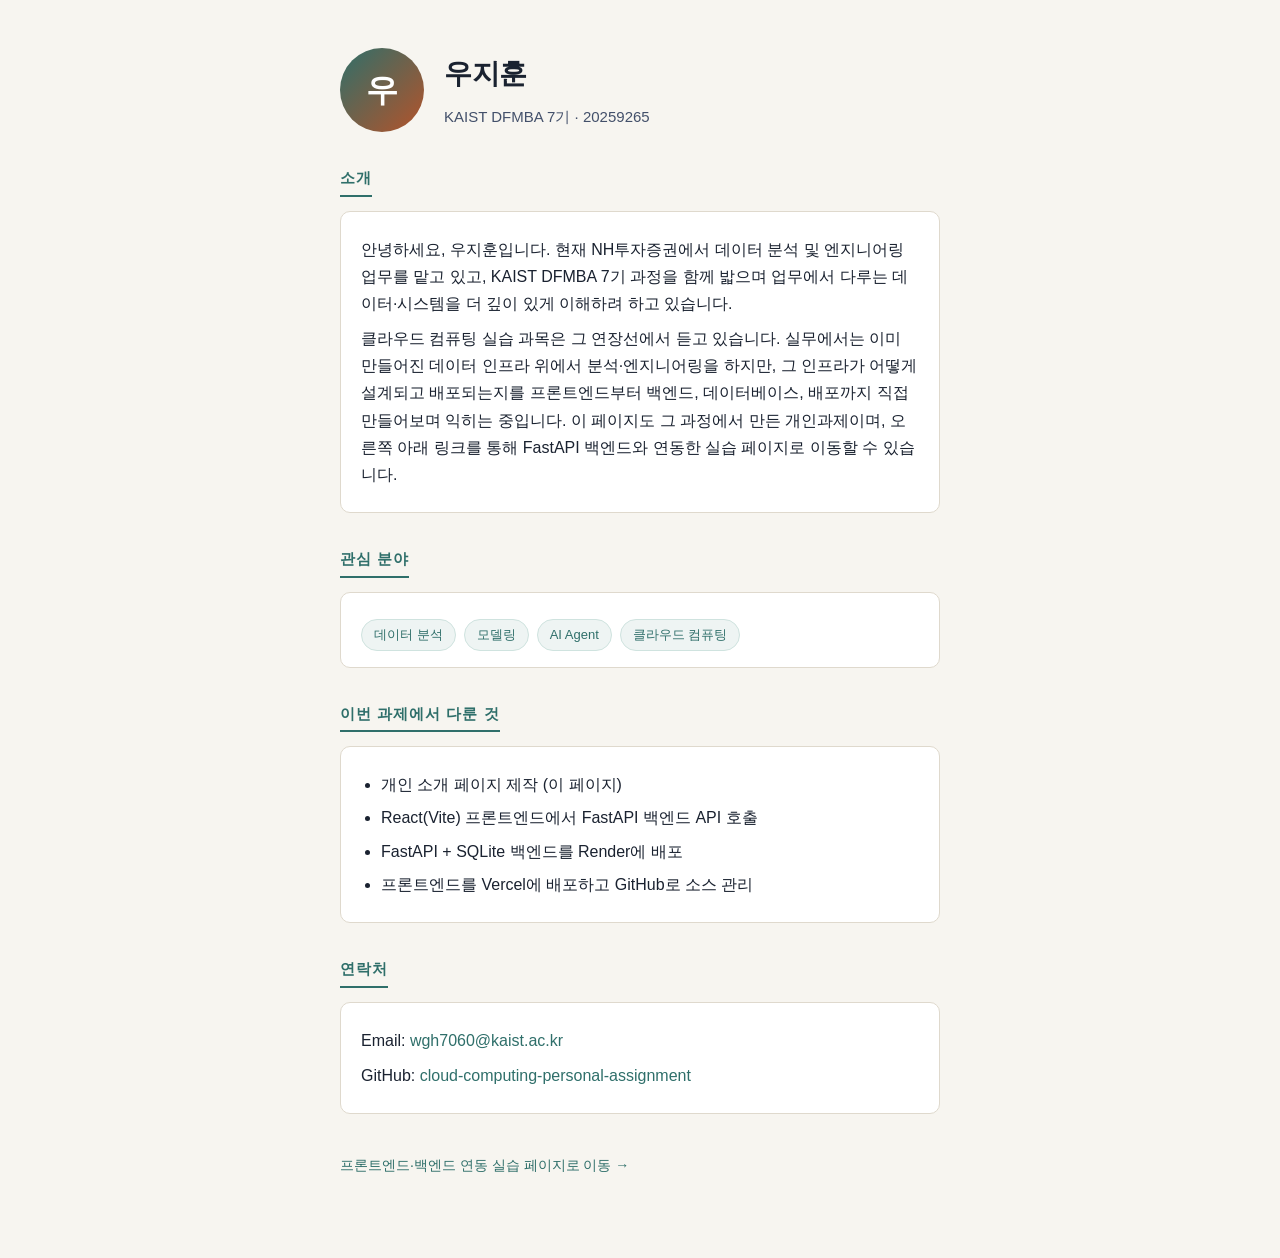
<file: frontend/public/intro.html>
<!DOCTYPE html>
<html lang="ko">
<head>
<meta charset="UTF-8">
<meta name="viewport" content="width=device-width, initial-scale=1.0">
<title>우지훈 - 개인 소개</title>
<style>
  :root {
    --ink: #1a2230;
    --ink-soft: #43506a;
    --paper: #f7f5f0;
    --card: #ffffff;
    --line: #dfd9cd;
    --accent: #2f6f6a;
    --accent-2: #b4532a;
  }
  * { box-sizing: border-box; }
  body {
    margin: 0;
    background: var(--paper);
    color: var(--ink);
    font-family: "Pretendard", -apple-system, "Malgun Gothic", "Apple SD Gothic Neo",
                 "Noto Sans KR", sans-serif;
    line-height: 1.7;
  }
  .wrap { max-width: 640px; margin: 0 auto; padding: 48px 20px 80px; }
  .profile { display: flex; align-items: center; gap: 20px; margin-bottom: 28px; }
  .avatar {
    width: 84px; height: 84px; border-radius: 50%;
    background: linear-gradient(135deg, var(--accent), var(--accent-2));
    display: flex; align-items: center; justify-content: center;
    color: #fff; font-size: 32px; font-weight: 700; flex-shrink: 0;
  }
  h1 { font-size: 28px; margin: 0 0 6px; letter-spacing: -0.3px; }
  .role { color: var(--ink-soft); font-size: 15px; margin: 0; }
  section { margin-top: 32px; }
  h2 {
    font-size: 15px; letter-spacing: 1px; text-transform: uppercase;
    color: var(--accent); border-bottom: 2px solid var(--accent);
    display: inline-block; padding-bottom: 4px; margin: 0 0 14px;
  }
  p { margin: 8px 0; }
  ul { padding-left: 20px; margin: 8px 0; }
  li { margin: 6px 0; }
  .card {
    background: var(--card); border: 1px solid var(--line); border-radius: 10px;
    padding: 16px 20px;
  }
  .tags { display: flex; flex-wrap: wrap; gap: 8px; margin-top: 10px; }
  .tags span {
    font-size: 13px; background: #eef4f3; color: var(--accent);
    padding: 4px 12px; border-radius: 16px; border: 1px solid #cfe3df;
  }
  .contact a { color: var(--accent); text-decoration: none; }
  .contact a:hover { text-decoration: underline; }
  .nav-link {
    display: inline-block; margin-top: 40px; font-size: 14px;
    color: var(--accent); text-decoration: none;
  }
  .nav-link:hover { text-decoration: underline; }
</style>
</head>
<body>
<div class="wrap">

  <div class="profile">
    <div class="avatar">우</div>
    <div>
      <h1>우지훈</h1>
      <p class="role">KAIST DFMBA 7기 · 20259265</p>
    </div>
  </div>

  <section>
    <h2>소개</h2>
    <div class="card">
      <p>
        안녕하세요, 우지훈입니다. 현재 NH투자증권에서 데이터 분석 및 엔지니어링 업무를 맡고 있고,
        KAIST DFMBA 7기 과정을 함께 밟으며 업무에서 다루는 데이터·시스템을 더 깊이 있게 이해하려 하고 있습니다.
      </p>
      <p>
        클라우드 컴퓨팅 실습 과목은 그 연장선에서 듣고 있습니다. 실무에서는 이미 만들어진 데이터
        인프라 위에서 분석·엔지니어링을 하지만, 그 인프라가 어떻게 설계되고 배포되는지를 프론트엔드부터
        백엔드, 데이터베이스, 배포까지 직접 만들어보며 익히는 중입니다. 이 페이지도 그 과정에서 만든
        개인과제이며, 오른쪽 아래 링크를 통해 FastAPI 백엔드와 연동한 실습 페이지로 이동할 수 있습니다.
      </p>
    </div>
  </section>

  <section>
    <h2>관심 분야</h2>
    <div class="card">
      <div class="tags">
        <span>데이터 분석</span>
        <span>모델링</span>
        <span>AI Agent</span>
        <span>클라우드 컴퓨팅</span>
      </div>
    </div>
  </section>

  <section>
    <h2>이번 과제에서 다룬 것</h2>
    <div class="card">
      <ul>
        <li>개인 소개 페이지 제작 (이 페이지)</li>
        <li>React(Vite) 프론트엔드에서 FastAPI 백엔드 API 호출</li>
        <li>FastAPI + SQLite 백엔드를 Render에 배포</li>
        <li>프론트엔드를 Vercel에 배포하고 GitHub로 소스 관리</li>
      </ul>
    </div>
  </section>

  <section class="contact">
    <h2>연락처</h2>
    <div class="card">
      <p>Email: <a href="mailto:wgh7060@kaist.ac.kr">wgh7060@kaist.ac.kr</a></p>
      <p>GitHub: <a href="https://github.com/Jihoon-kaist/cloud-computing-personal-assignment" target="_blank" rel="noopener noreferrer">cloud-computing-personal-assignment</a></p>
    </div>
  </section>

  <a class="nav-link" href="/">프론트엔드·백엔드 연동 실습 페이지로 이동 →</a>

</div>
</body>
</html>
</file>
